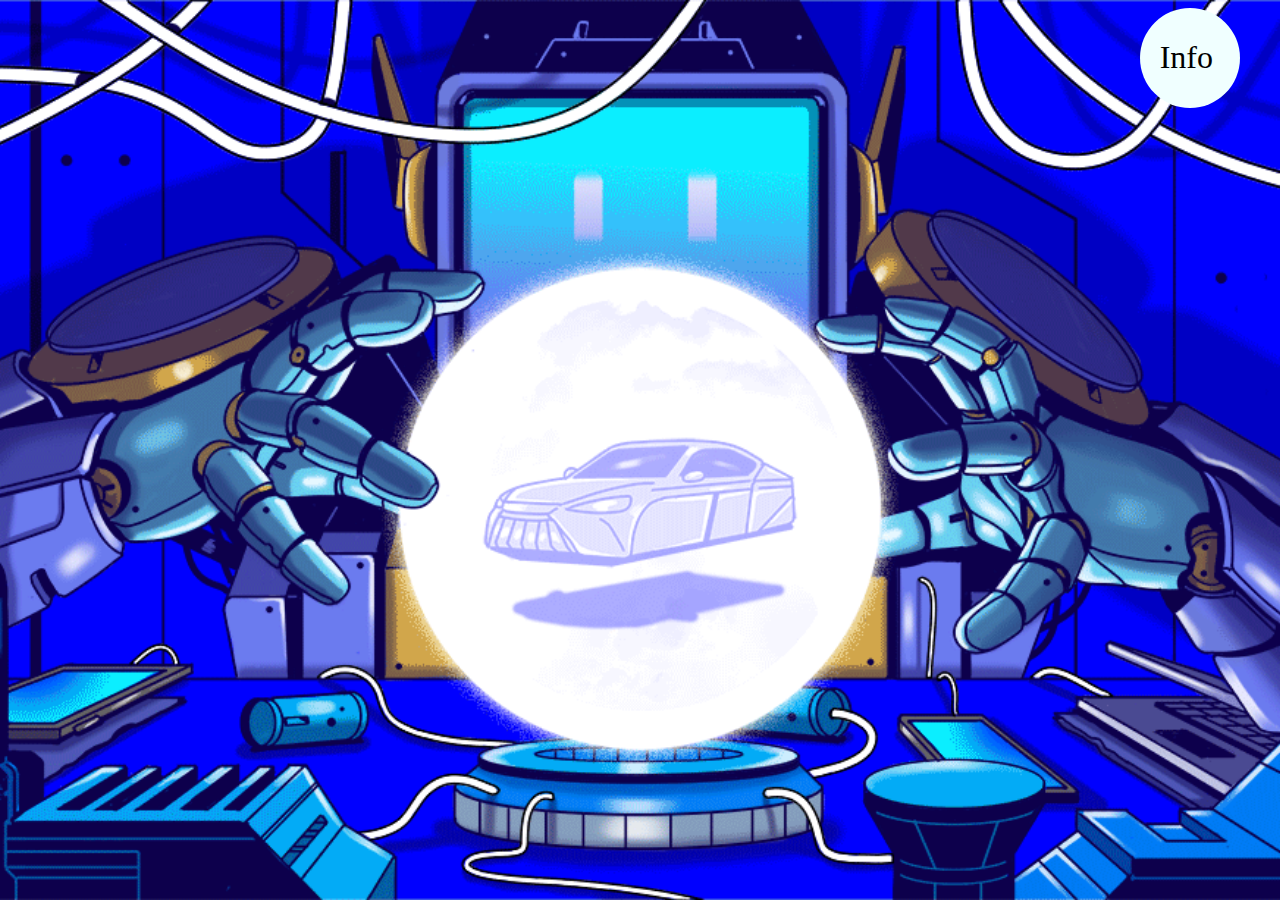
<file: indexx (2).html>
<!DOCTYPE html>
<html lang="en">
<head>
    <meta charset="UTF-8">
    <meta name="viewport" content="width=device-width, initial-scale=1.0">
    <meta http-equiv="X-UA-Compatible" content="IE=7">
    <meta http-equiv="X-UA-Compatible" content="ie=edge">
    <link rel="stylesheet" href="./css/img.css">
</head>
<title>Shipping Site</title>
<body>

    <!-- <div class="btn">
        <a class="btn" href="#">My Link</a>
  <br>
  <br>
  <button class="btn">My Button</button>
    </div> -->
    <div class="btn">
        </br><code><p></p></code>
        <a href="./about.html">Info</a>
    </div>
</body>
</html>
</file>
<file: css/img.css>
body{
    background-image: url('./img/comhead.gif');
    background-repeat: no-repeat;
    background-size: cover;
    background-position: center;
    background-attachment: fixed;
}

/* btn2 */
.btn{
    background: azure;
    width: 100px;
    height: 100px;
    color: aqua;
    border-radius: 50%;
    position: absolute;
    right: 40px;

}
  .btn a {
    color:#000;
    position: absolute;
    right: 27px;
    font-size: 2rem;
    text-decoration: none;
  }

 .btn a:hover {
    color: rgb(80, 83, 255);
  }


  .btn .btn:hover {
    color: #f4f4f4;
    background: #446190;
  }
</file>
